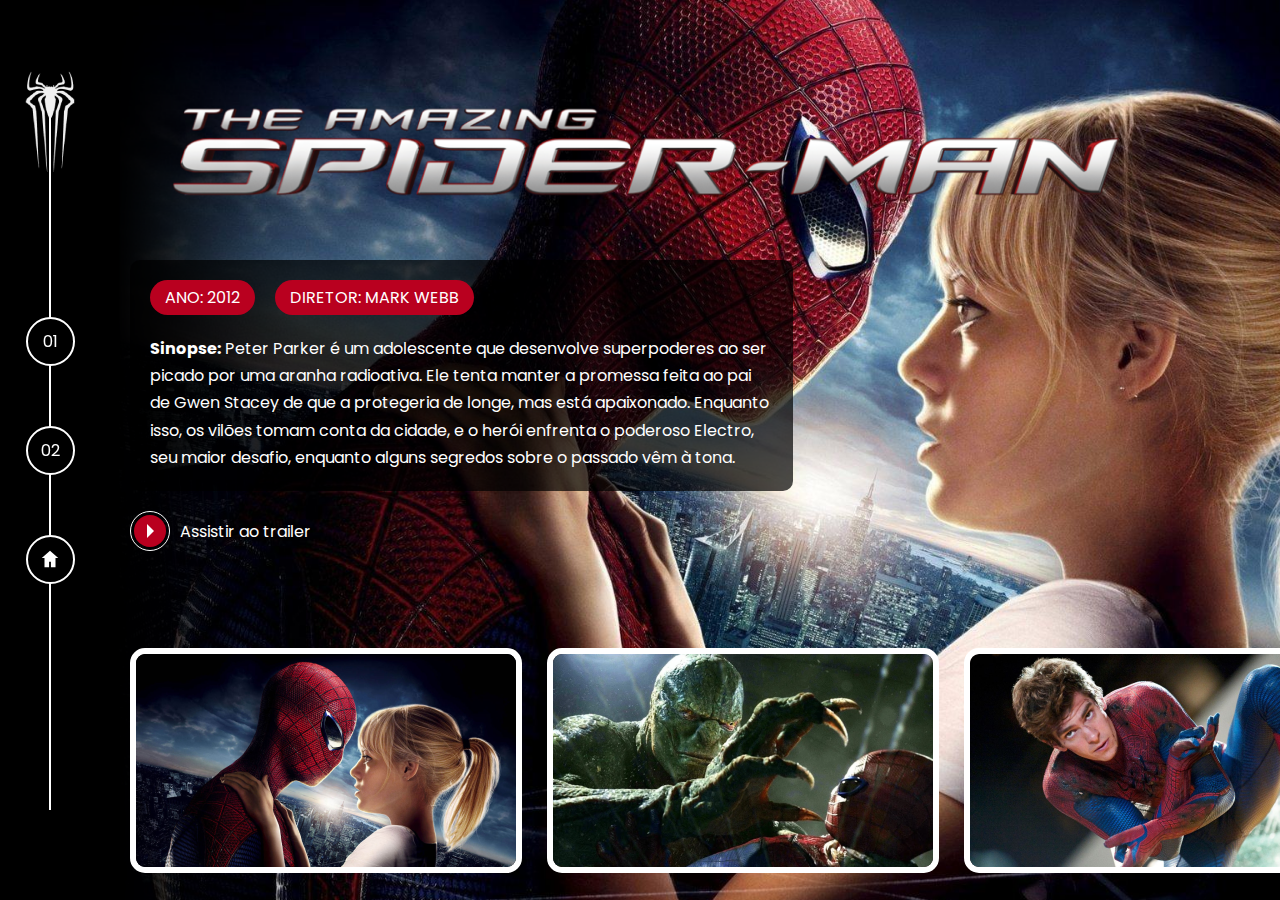
<file: pages/andrew-garfield/spiderman1.html>
<!DOCTYPE html>
<html lang="pt-br">
<head>

    <!-- settings -->
    <meta charset="UTF-8">
    <meta name="viewport" content="width=device-width, initial-scale=1.0">

    <!-- title -->
    <title>Multiverso Spider-Man</title>

    <!-- css -->
    <link rel="stylesheet" href="../../assets/css/internal.css"/>

    <!-- FancyBox -->
    <link rel="stylesheet" href="https://cdn.jsdelivr.net/npm/@fancyapps/ui@4.0/dist/fancybox.css"/>

</head>
<body>
    <div class="s-wrapper s-spiderman-02-01">

        <!-- <video autoplay loop>
            <source src="../../assets/videos/spiderman-2002-trailer.mp4" type="video/mp4" />
        </video> -->

        <!--  Coluna da esquerda com menu  -->
        <div class="s-left-column">
            
            <nav class="navigator">
                <div class="navigator__icon">
                <a href="../../index.html">
                    <img src="../../assets/images/icons/spiderman1-andrew.png"/>
                </a>
                </div>
                <ul>
                    <li><a href="#01">01</a></li>
                    <li><a href="spiderman2.html">02</a></li>
                    <li><a href="../../index.html" class="home-icon">
                        <svg width="22" height="22" fill="white" viewBox="0 0 24 24">
                            <path d="M12 3l9 8h-3v10h-5V15H11v6H6V11H3z" />
                        </svg></a>
                    </li>
                </ul>
            </nav>
        </div>
        <!-- FIM - Coluna da esquerda com menu -->

        <div class="s-main-content">
            <div class="s-main-content__top">
                <div class="s-logo">
                    <img src="../../assets/images/spiderman-andrew/movie-01/logo.png" alt="O Espetacular Homem-Aranha (2012)" title="O Espetacular Homem-Aranha (2012)"/>
                </div>

                <div class="s-description">
                    <div class="pills">
                        <ul>
                            <li>Ano: 2012</li>
                            <li>Diretor: Mark Webb</li>
                        </ul>
                    </div>

                    <div class="s-description__text">
                        <p><strong>Sinopse:</strong>&nbsp;Peter Parker é um adolescente que desenvolve superpoderes ao ser picado por uma aranha radioativa. Ele tenta manter a promessa feita ao pai de Gwen Stacey de que a protegeria de longe, mas está apaixonado. Enquanto isso, os vilões tomam conta da cidade, e o herói enfrenta o poderoso Electro, seu maior desafio, enquanto alguns segredos sobre o passado vêm à tona.
                        </p>
                    </div>
                </div>


                
                <div class="s-links">
                    <ul>
                        <li>
                            <a href="https://www.youtube.com/watch?v=6nzNdpJ3qMo" class="link-button" target="_blank">
                                <span class="icon">
                                    <div class="play-icon">&nbsp;</div>
                                </span>
                                <span class="label">Assistir ao trailer</span>
                            </a>
                        </li>
                    </ul>
                </div>
            </div>

            <div class="s-main-content__bottom">
                <div class="gallery">
                    <ul>
                        <li>
                            <a data-fancybox href="../../assets/images/spiderman-andrew/movie-01/gallery/image-01.png">
                                <img src="../../assets/images/spiderman-andrew/movie-01/gallery/image-01.png" alt="">
                            </a>
                        </li>
                        <li>
                            <a data-fancybox href="../../assets/images/spiderman-andrew/movie-01/gallery/image-02.png">
                                <img src="../../assets/images/spiderman-andrew/movie-01/gallery/image-02.png" alt="">
                            </a>
                        </li>
                        <li>
                            <a data-fancybox href="../../assets/images/spiderman-andrew/movie-01/gallery/image-03.png">
                                <img src="../../assets/images/spiderman-andrew/movie-01/gallery/image-03.png" alt="">
                            </a>
                        </li>
                    </ul>
                </div>
            </div>
        </div>
    </div>

    <script src="https://cdn.jsdelivr.net/npm/@fancyapps/ui@4.0/dist/fancybox.umd.js"></script>
    <script>
    // JS
    </script>
</body>
</html>
</file>
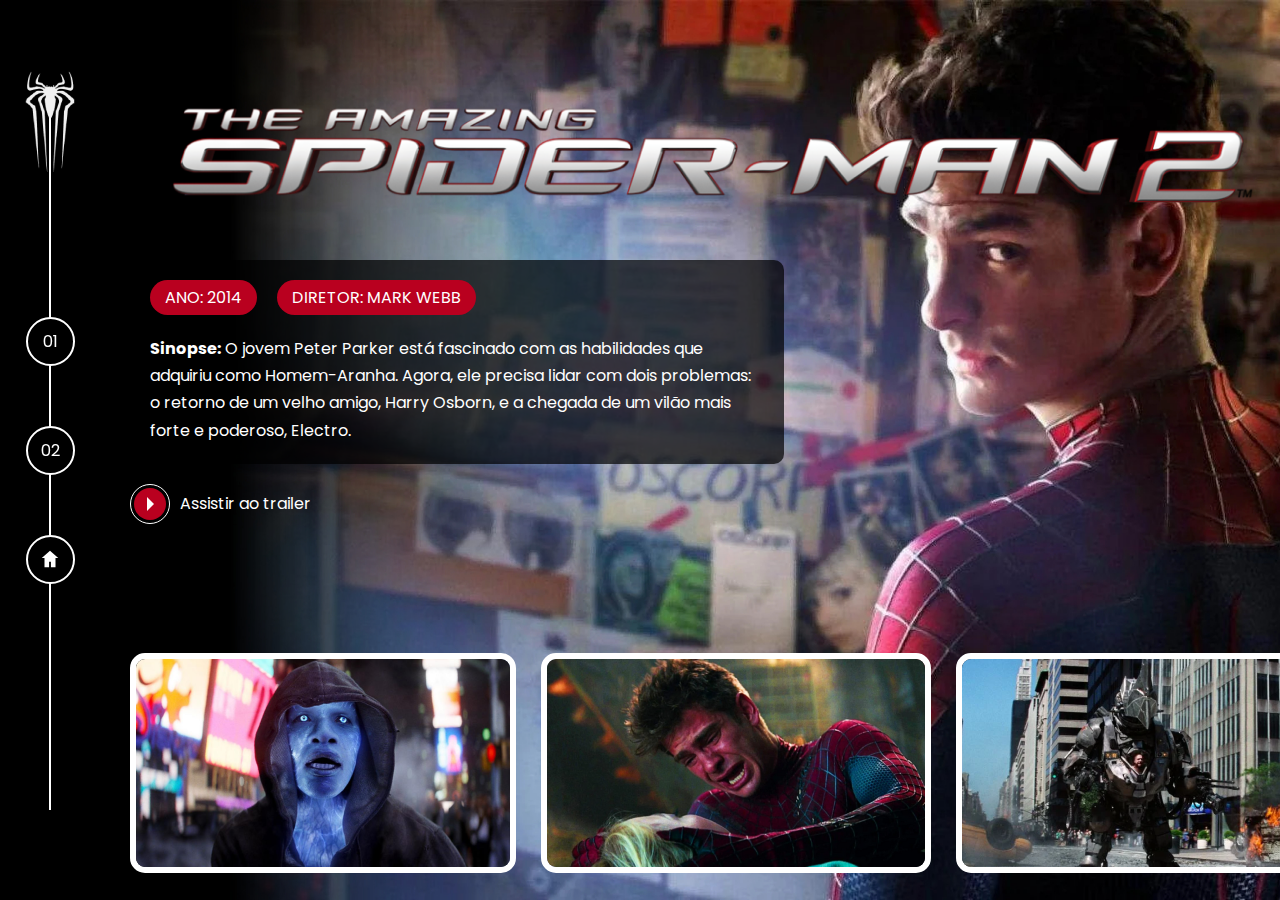
<file: pages/andrew-garfield/spiderman2.html>
<!DOCTYPE html>
<html lang="pt-br">
<head>

    <!-- settings -->
    <meta charset="UTF-8">
    <meta name="viewport" content="width=device-width, initial-scale=1.0">

    <!-- title -->
    <title>Multiverso Spider-Man</title>

    <!-- css -->
    <link rel="stylesheet" href="../../assets/css/internal.css"/>

    <!-- FancyBox -->
    <link rel="stylesheet" href="https://cdn.jsdelivr.net/npm/@fancyapps/ui@4.0/dist/fancybox.css"/>

</head>
<body>
    <div class="s-wrapper s-spiderman-02-02">

        <!-- <video autoplay loop>
            <source src="../../assets/videos/spiderman-2002-trailer.mp4" type="video/mp4" />
        </video> -->

        <!--  Coluna da esquerda com menu  -->
        <div class="s-left-column">
            
            <nav class="navigator">
                <div class="navigator__icon">
                <a href="../../index.html">
                    <img src="../../assets/images/icons/spiderman1-andrew.png"/>
                </a>
                </div>
                <ul>
                    <li><a href="spiderman1.html">01</a></li>
                    <li><a href="#02">02</a></li>
                    <li><a href="../../index.html" class="home-icon">
                        <svg width="22" height="22" fill="white" viewBox="0 0 24 24">
                            <path d="M12 3l9 8h-3v10h-5V15H11v6H6V11H3z" />
                        </svg></a>
                    </li>
                </ul>
            </nav>
        </div>
        <!-- FIM - Coluna da esquerda com menu -->

        <div class="s-main-content">
            <div class="s-main-content__top">
                <div class="s-logo">
                    <img src="../../assets/images/spiderman-andrew/movie-02/logo.png" alt="O Espetacular Homem-Aranha 2 (2014)" title="O Espetacular Homem-Aranha 2 (2014)"/>
                </div>

                <div class="s-description">
                    <div class="pills">
                        <ul>
                            <li>Ano: 2014</li>
                            <li>Diretor: Mark Webb</li>
                        </ul>
                    </div>

                    <div class="s-description__text">
                        <p><strong>Sinopse:</strong>&nbsp;O jovem Peter Parker está fascinado com as habilidades que adquiriu como Homem-Aranha. Agora, ele precisa lidar com dois problemas: o retorno de um velho amigo, Harry Osborn, e a chegada de um vilão mais forte e poderoso, Electro.
                        </p>
                    </div>
                </div>


                
                <div class="s-links">
                    <ul>
                        <li>
                            <a href="https://www.youtube.com/watch?v=V_JU_DhuzhU" class="link-button" target="_blank">
                                <span class="icon">
                                    <div class="play-icon">&nbsp;</div>
                                </span>
                                <span class="label">Assistir ao trailer</span>
                            </a>
                        </li>
                    </ul>
                </div>
            </div>

            <div class="s-main-content__bottom">
                <div class="gallery">
                    <ul>
                        <li>
                            <a data-fancybox href="../../assets/images/spiderman-andrew/movie-02/gallery/image-01.png">
                                <img src="../../assets/images/spiderman-andrew/movie-02/gallery/image-01.png" alt="">
                            </a>
                        </li>
                        <li>
                            <a data-fancybox href="../assets/images/spiderman-andrew/movie-02/gallery/image-02.png">
                                <img src="../../assets/images/spiderman-andrew/movie-02/gallery/image-02.png" alt="">
                            </a>
                        </li>
                        <li>
                            <a data-fancybox href="../../assets/images/spiderman-andrew/movie-02/gallery/image-03.png">
                                <img src="../../assets/images/spiderman-andrew/movie-02/gallery/image-03.png" alt="">
                            </a>
                        </li>
                    </ul>
                </div>
            </div>
        </div>
    </div>

    <script src="https://cdn.jsdelivr.net/npm/@fancyapps/ui@4.0/dist/fancybox.umd.js"></script>
    <script>
    // JS
    </script>
</body>
</html>
</file>
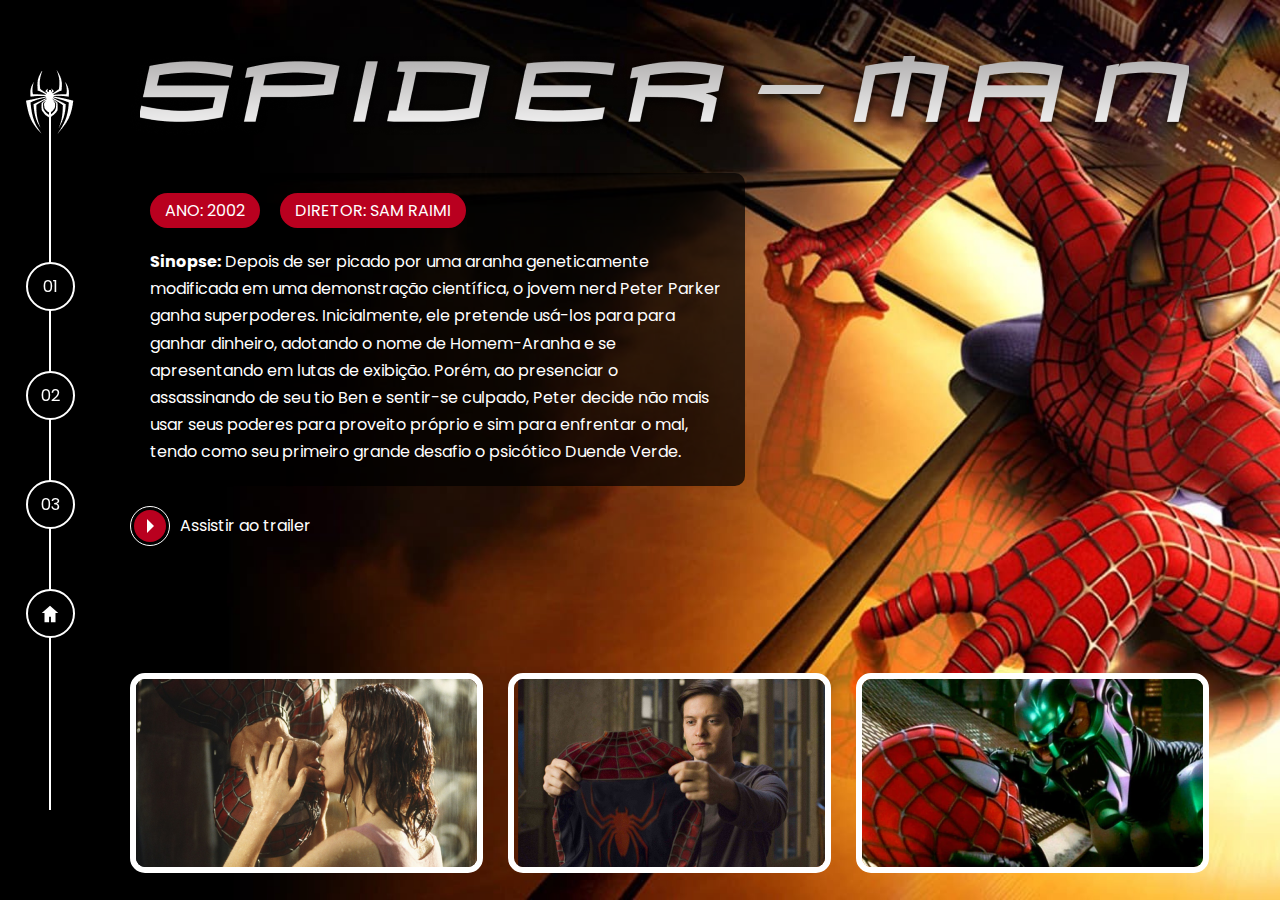
<file: pages/tobey-maguire/spiderman1.html>
<!DOCTYPE html>
<html lang="pt-br">
<head>

    <!-- settings -->
    <meta charset="UTF-8">
    <meta name="viewport" content="width=device-width, initial-scale=1.0">

    <!-- title -->
    <title>Multiverso Spider-Man</title>

    <!-- css -->
    <link rel="stylesheet" href="../../assets/css/internal.css"/>

    <!-- FancyBox -->
    <link rel="stylesheet" href="https://cdn.jsdelivr.net/npm/@fancyapps/ui@4.0/dist/fancybox.css"/>

</head>
<body>
    <div class="s-wrapper s-spiderman-01-01">

        <!-- <video autoplay loop>
            <source src="../../assets/videos/spiderman-2002-trailer.mp4" type="video/mp4" />
        </video> -->

        <!--  Coluna da esquerda com menu  -->
        <div class="s-left-column">
            
            <nav class="navigator">
                <div class="navigator__icon">
                <a href="../../index.html">
                    <img src="../../assets/images/icons/spiderman1.png"/>
                </a>
                </div>
                <ul>
                    <li><a href="#01">01</a></li>
                    <li><a href="spiderman2.html">02</a></li>
                    <li><a href="spiderman3.html">03</a></li>
                    <li><a href="../../index.html" class="home-icon">
                        <svg width="22" height="22" fill="white" viewBox="0 0 24 24">
                            <path d="M12 3l9 8h-3v10h-5V15H11v6H6V11H3z" />
                        </svg></a>
                    </li>
                </ul>
            </nav>
        </div>
        <!-- FIM - Coluna da esquerda com menu -->

        <div class="s-main-content">
            <div class="s-main-content__top">
                <div class="s-logo">
                    <img src="../../assets/images/spiderman-tobey/movie-01/logo.png" alt="Spiderman (2002)" title="Spiderman (2002)"/>
                </div>

                <div class="s-description">
                    <div class="pills">
                        <ul>
                            <li>Ano: 2002</li>
                            <li>Diretor: Sam Raimi</li>
                        </ul>
                    </div>

                    <div class="s-description__text">
                        <p><strong>Sinopse:</strong>&nbsp;Depois de ser picado por uma aranha geneticamente modificada em uma
                            demonstração científica, o jovem nerd Peter Parker ganha superpoderes. Inicialmente, ele pretende usá-los
                            para para ganhar dinheiro, adotando o nome de Homem-Aranha e se apresentando em lutas de exibição. Porém,
                            ao presenciar o assassinando de seu tio Ben e sentir-se culpado, Peter decide não mais usar seus poderes
                            para proveito próprio e sim para enfrentar o mal, tendo como seu primeiro grande desafio o psicótico
                            Duende Verde.
                        </p>
                    </div>
                </div>


                
                <div class="s-links">
                    <ul>
                        <li>
                            <a href="https://www.youtube.com/watch?v=TYMMOjBUPMM" class="link-button" target="_blank">
                                <span class="icon">
                                    <div class="play-icon">&nbsp;</div>
                                </span>
                                <span class="label">Assistir ao trailer</span>
                            </a>
                        </li>
                    </ul>
                </div>
            </div>

            <div class="s-main-content__bottom">
                <div class="gallery">
                    <ul>
                        <li>
                            <a data-fancybox href="../../assets/images/spiderman-tobey/movie-01/gallery/image-01-full.jpg">
                                <img src="../../assets/images/spiderman-tobey/movie-01/gallery/image-01.png" alt="">
                            </a>
                        </li>
                        <li>
                            <a data-fancybox href="../../assets/images/spiderman-tobey/movie-01/gallery/image-02-full.jpg">
                                <img src="../../assets/images/spiderman-tobey/movie-01/gallery/image-02.png" alt="">
                            </a>
                        </li>
                        <li>
                            <a data-fancybox href="../assets/images/spiderman-tobey/movie-01/gallery/image-03-full.jpg">
                                <img src="../../assets/images/spiderman-tobey/movie-01/gallery/image-03.png" alt="">
                            </a>
                        </li>
                    </ul>
                </div>
            </div>
        </div>
    </div>

    <script src="https://cdn.jsdelivr.net/npm/@fancyapps/ui@4.0/dist/fancybox.umd.js"></script>
    <script>
    // JS
    </script>
</body>
</html>
</file>
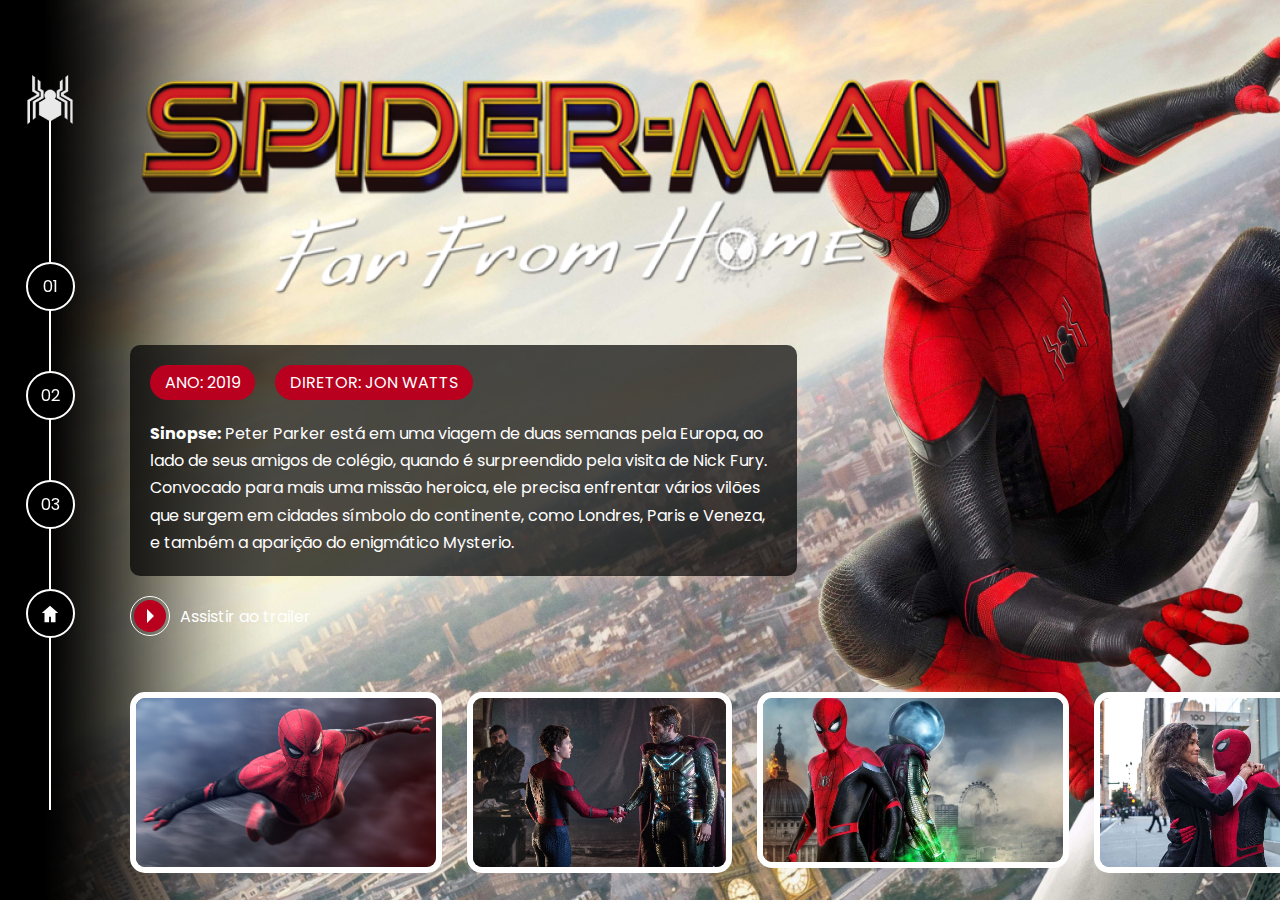
<file: pages/tom-holland/spiderman2.html>
<!DOCTYPE html>
<html lang="pt-br">
<head>

    <!-- settings -->
    <meta charset="UTF-8">
    <meta name="viewport" content="width=device-width, initial-scale=1.0">

    <!-- title -->
    <title>Multiverso Spider-Man</title>

    <!-- css -->
    <link rel="stylesheet" href="../../assets/css/internal.css"/>

    <!-- FancyBox -->
    <link rel="stylesheet" href="https://cdn.jsdelivr.net/npm/@fancyapps/ui@4.0/dist/fancybox.css"/>

</head>
<body>
    <div class="s-wrapper s-spiderman-03-02">

        <!-- <video autoplay loop>
            <source src="../../assets/videos/spiderman-2002-trailer.mp4" type="video/mp4" />
        </video> -->

        <!--  Coluna da esquerda com menu  -->
        <div class="s-left-column">
            
            <nav class="navigator">
                <div class="navigator__icon">
                <a href="../../index.html">
                    <img src="../../assets/images/icons/spiderman1-tom.png"/>
                </a>
                </div>
                <ul>
                    <li><a href="spiderman1.html">01</a></li>
                    <li><a href="#02">02</a></li>
                    <li><a href="spiderman3.html">03</a></li>
                    <li><a href="../../index.html" class="home-icon">
                        <svg width="22" height="22" fill="white" viewBox="0 0 24 24">
                            <path d="M12 3l9 8h-3v10h-5V15H11v6H6V11H3z" />
                        </svg></a>
                    </li>
                </ul>
            </nav>
        </div>
        <!-- FIM - Coluna da esquerda com menu -->

        <div class="s-main-content">
            <div class="s-main-content__top">
                <div class="s-logo">
                    <img src="../../assets/images/spiderman-tom/movie-02/logo.png" alt="Homem-Aranha: Longe De Casa (2019)" title="Homem-Aranha: Longe De Casa (2019)"/>
                </div>

                <div class="s-description">
                    <div class="pills">
                        <ul>
                            <li>Ano: 2019</li>
                            <li>Diretor: Jon Watts</li>
                        </ul>
                    </div>

                    <div class="s-description__text">
                        <p><strong>Sinopse:</strong>&nbsp;Peter Parker está em uma viagem de duas semanas pela Europa, ao lado de seus amigos de colégio, quando é surpreendido pela visita de Nick Fury. Convocado para mais uma missão heroica, ele precisa enfrentar vários vilões que surgem em cidades símbolo do continente, como Londres, Paris e Veneza, e também a aparição do enigmático Mysterio.
                        </p>
                    </div>
                </div>


                
                <div class="s-links">
                    <ul>
                        <li>
                            <a href="https://www.youtube.com/watch?v=L8qtbebt-y0" class="link-button" target="_blank">
                                <span class="icon">
                                    <div class="play-icon">&nbsp;</div>
                                </span>
                                <span class="label">Assistir ao trailer</span>
                            </a>
                        </li>
                    </ul>
                </div>
            </div>

            <div class="s-main-content__bottom">
                <div class="gallery">
                    <ul>
                        <li>
                            <a data-fancybox href="../../assets/images/spiderman-tom/movie-02/gallery/image-01.jpg">
                                <img src="../../assets/images/spiderman-tom/movie-02/gallery/image-01.jpg" alt="">
                            </a>
                        </li>
                        <li>
                             </a>
                           <a data-fancybox href="../../assets/images/spiderman-tom/movie-02/gallery/image-02.jpg">
                                <img src="../../assets/images/spiderman-tom/movie-02/gallery/image-02.jpg" alt="">
                        </li>
                        <li>
                            <a data-fancybox href="../../assets/images/spiderman-tom/movie-02/gallery/image-03.jpg">
                                <img src="../../assets/images/spiderman-tom/movie-02/gallery/image-03.jpg" alt="">
                            </a>
                        </li>
                        <li>
                            <a data-fancybox href="../../assets/images/spiderman-tom/movie-02/gallery/image-04.jpg">
                                <img src="../../assets/images/spiderman-tom/movie-02/gallery/image-04.jpg" alt="">
                            </a>
                        </li>
                    </ul>
                </div>
            </div>
        </div>
    </div>

    <script src="https://cdn.jsdelivr.net/npm/@fancyapps/ui@4.0/dist/fancybox.umd.js"></script>
    <script>
    // JS
    </script>
</body>
</html>
</file>
<file: assets/css/internal.css>
@import url('./global.css');
@import url('./reset.css');
@import url('./navigator.css');
@import url('./pills.css');
@import url('./link-button.css');
@import url('./gallery.css');

.s-wrapper {
  display: flex;
  height: 100vh;
  flex-flow: row nowrap;
  background-color: #000;
}

.s-wrapper video{
  position: fixed;
  width: 100%;
}

.s-wrapper .s-left-column {
  width: 100px;
  height: 100%;
  align-items: center;
  justify-content: center;
  display: flex;
  position: fixed;
  padding-right: 50px;
  left: 0;
  top: 0;
  z-index: 1;
}

.s-wrapper .s-main-content{
  height: 100%;
  width: 100%;
  padding-left: 130px;
  position: relative;
}

.s-wrapper .s-main-content__top {
  height: 80vh;
  display: flex;
  flex-direction: column;
  justify-content: flex-start;
}

.s-wrapper .s-main-content__bottom {
  height: 20vh;
  display: flex;
  flex-direction: column;
  justify-content: flex-end;
}

.s-wrapper .s-main-content .s-logo img {
  margin-top: 50px;
  margin-left: 0;
  margin-bottom: 30px;
}

.s-wrapper .s-main-content__top .s-description {
  background-color: rgba(0,0,0,.7);
  max-width: 50%;
  padding: 20px;
  border-radius: 10px;
}

.s-wrapper .s-main-content__top .s-description .s-description__text p {
  color: #FFF;
  line-height: 170%;
}

.s-wrapper .s-main-content__top .s-description .pills {
  margin-bottom: 20px;
}

.s-wrapper .s-main-content .s-links{
  padding: 20px;
  padding-left: 0;
}

.s-wrapper .s-main-content .s-links ul{
  display: flex;
  flex-direction: row;
}

.s-spiderman-01-01 {
  background-image: url('../images/spiderman-tobey/movie-01/background.png');
  background-size:cover;
}

.s-spiderman-01-02 {
  background-image: url('../images/spiderman-tobey/movie-02/background.png');
  background-size: cover;
}

.s-spiderman-01-03 {
  background-image: url('../images/spiderman-tobey/movie-03/background.png');
  background-size: cover;
}

.s-spiderman-02-01 {
  background-image: url('../images/spiderman-andrew/movie-01/background.png');
  background-size:cover;
}

.s-spiderman-02-02 {
  background-image: url('../images/spiderman-andrew/movie-02/background.jpg');
  background-size: cover;
}

.s-spiderman-03-01 {
  background-image: url('../images/spiderman-tom/movie-01/background.png');
  background-size: cover;
}

.s-spiderman-03-02 {
  background-image: url('../images/spiderman-tom/movie-02/background.png');
  background-size: cover;
}

.s-spiderman-03-03 {
  background-image: url('../images/spiderman-tom/movie-03/background.png');
  background-size: cover;
}
</file>
